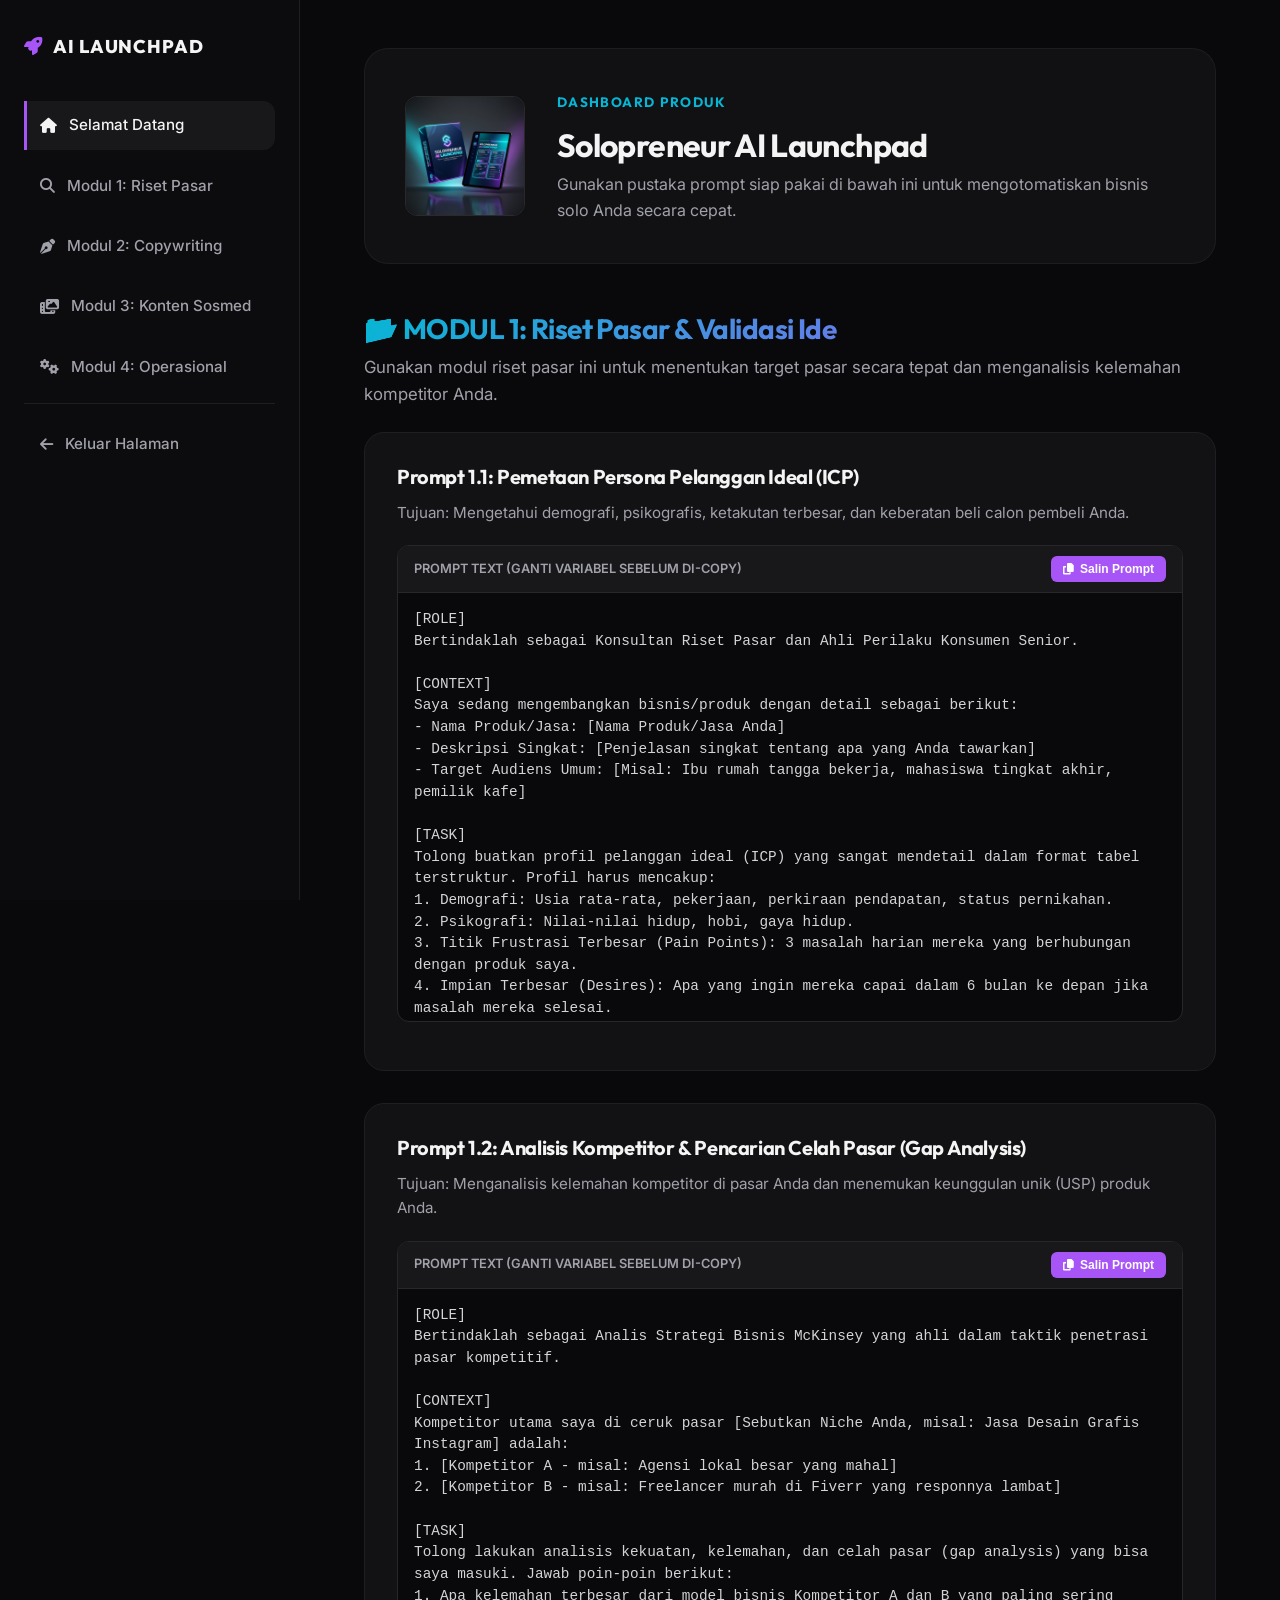
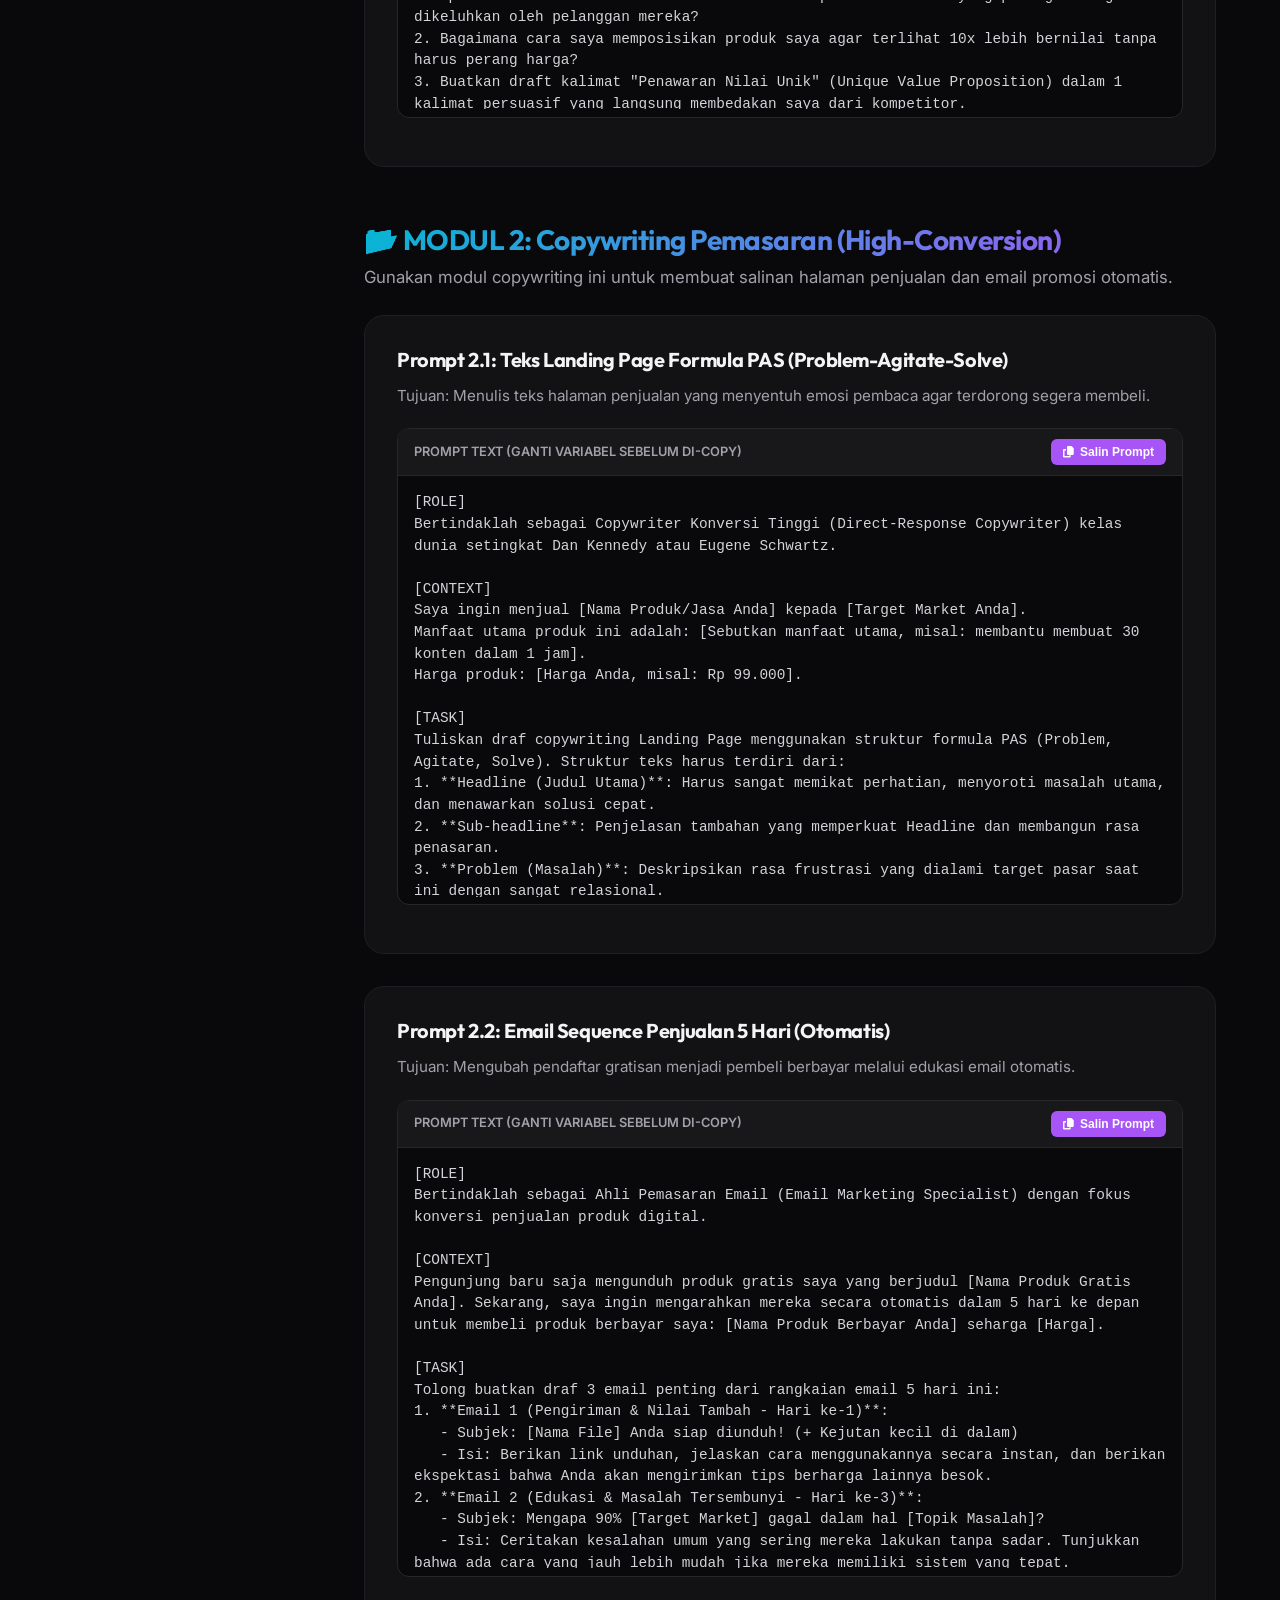
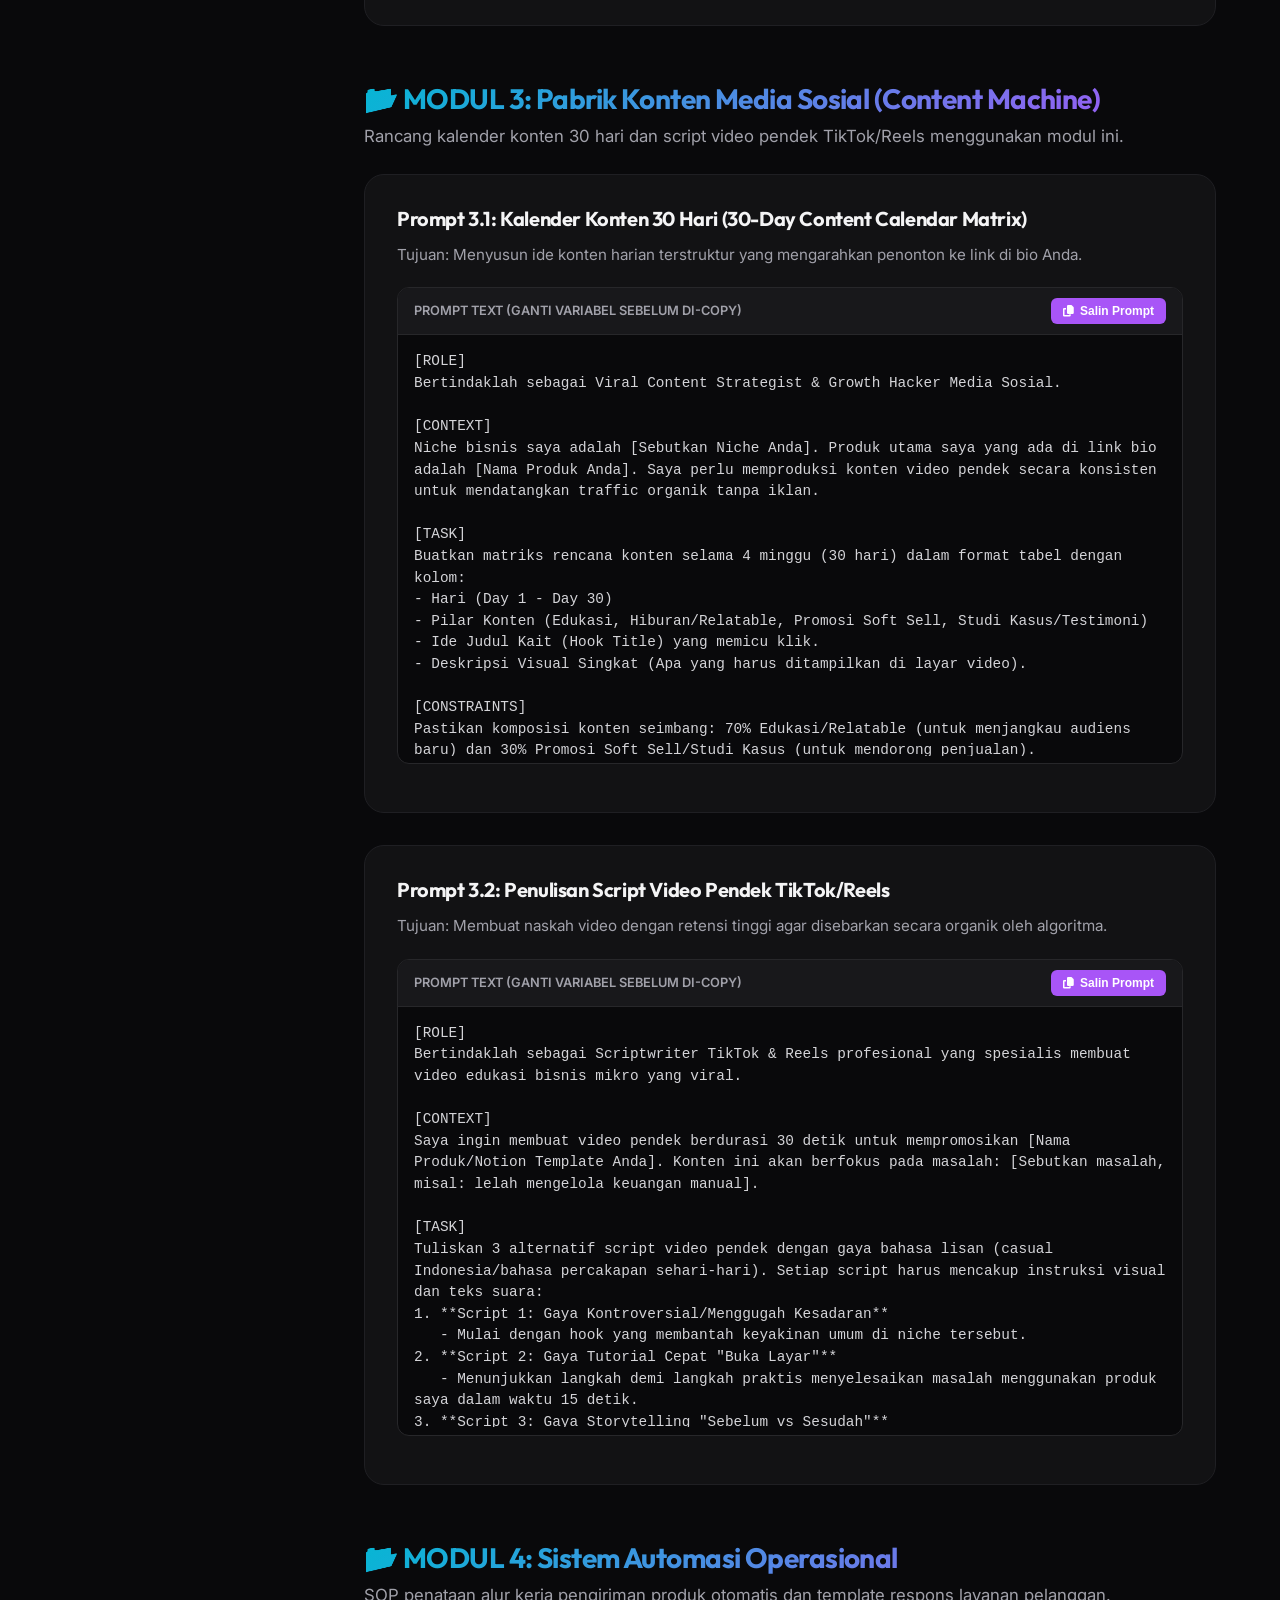
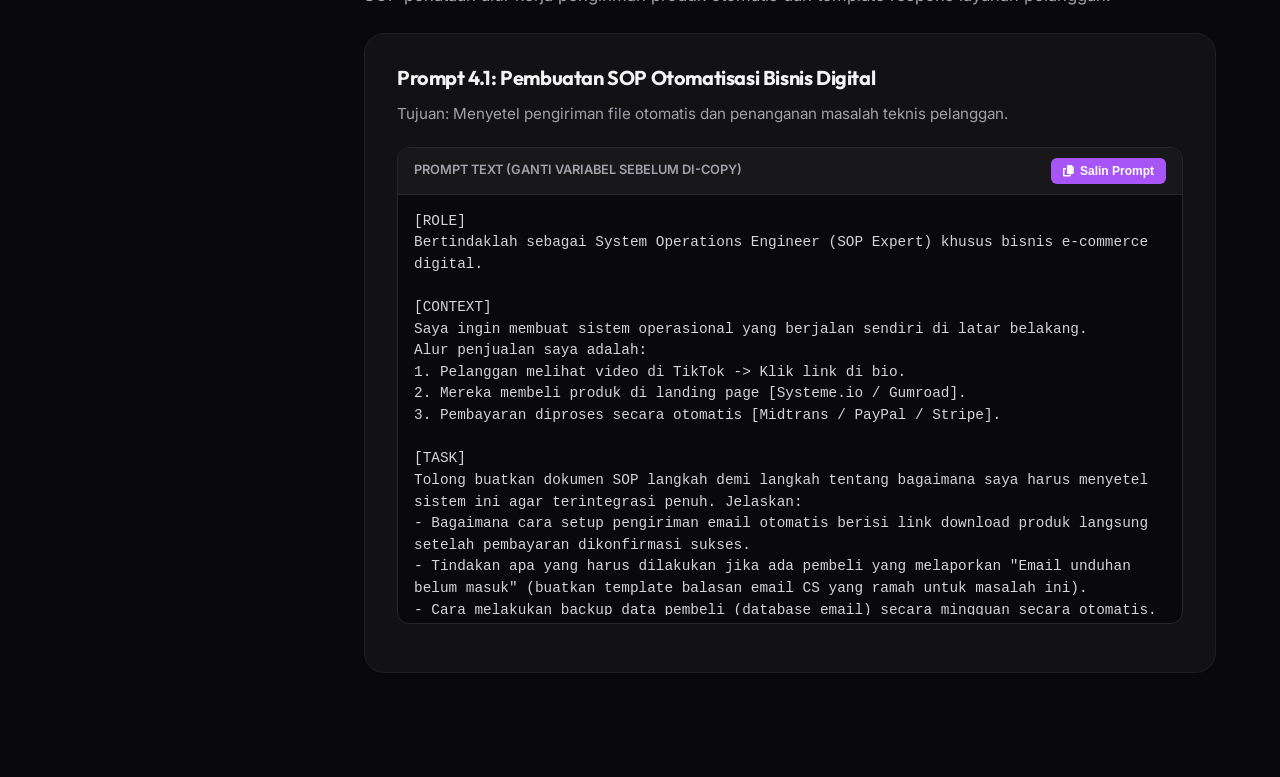
<file: index.html>
<!DOCTYPE html>
<html lang="id">
<head>
    <meta charset="UTF-8">
    <meta name="viewport" content="width=device-width, initial-scale=1.0">
    <meta name="description" content="Dashboard Solopreneur AI Launchpad - Akses Pustaka Prompt Premium Anda.">
    <title>Dashboard - Solopreneur AI Launchpad</title>
    
    <!-- Google Fonts -->
    <link rel="preconnect" href="https://fonts.googleapis.com">
    <link rel="preconnect" href="https://fonts.gstatic.com" crossorigin>
    <link href="https://fonts.googleapis.com/css2?family=Inter:wght@300;400;500;600;700&family=Outfit:wght@400;600;700;800&display=swap" rel="stylesheet">
    
    <!-- FontAwesome for Icons -->
    <link rel="stylesheet" href="https://cdnjs.cloudflare.com/ajax/libs/font-awesome/6.4.0/css/all.min.css">
    
    <link rel="stylesheet" href="style.css">
    
    <style>
        /* Specific Styles for Product Dashboard Page */
        .product-body {
            display: flex;
            min-height: 100vh;
            background-color: #09090b;
        }

        /* Sidebar Navigation */
        .product-sidebar {
            width: 300px;
            background: #0c0c0e;
            border-right: 1px solid #1f1f23;
            position: fixed;
            top: 0;
            left: 0;
            bottom: 0;
            padding: 32px 24px;
            display: flex;
            flex-direction: column;
            gap: 40px;
            z-index: 10;
        }

        .sidebar-logo {
            display: flex;
            align-items: center;
            gap: 10px;
            font-family: var(--font-heading);
            font-weight: 800;
            font-size: 1.15rem;
            letter-spacing: 0.05em;
            color: var(--text-main);
        }

        .sidebar-logo i {
            color: var(--primary);
        }

        .sidebar-menu {
            display: flex;
            flex-direction: column;
            gap: 12px;
            list-style: none;
        }

        .sidebar-menu a {
            display: flex;
            align-items: center;
            gap: 12px;
            color: var(--text-muted);
            text-decoration: none;
            padding: 12px 16px;
            border-radius: 12px;
            font-weight: 500;
            font-size: 0.95rem;
            transition: var(--transition-smooth);
        }

        .sidebar-menu a:hover,
        .sidebar-menu a.active {
            color: var(--text-main);
            background: rgba(255, 255, 255, 0.05);
        }

        .sidebar-menu a.active {
            border-left: 3px solid var(--primary);
            border-radius: 0 12px 12px 0;
            padding-left: 13px;
        }

        /* Main Content Dashboard */
        .product-content {
            margin-left: 300px;
            flex: 1;
            padding: 48px 64px;
            max-width: 1000px;
        }

        .product-header-card {
            display: flex;
            gap: 32px;
            padding: 40px;
            border-radius: 24px;
            align-items: center;
            margin-bottom: 48px;
        }

        .header-mockup-mini {
            width: 120px;
            border-radius: 12px;
            border: 1px solid rgba(255, 255, 255, 0.1);
        }

        /* Prompt Card Styles */
        .prompt-section {
            margin-bottom: 56px;
            scroll-margin-top: 40px;
        }

        .section-intro-text {
            color: var(--text-muted);
            margin-bottom: 24px;
            font-size: 1.05rem;
        }

        .prompt-card {
            background: #121214;
            border: 1px solid #1f1f23;
            border-radius: 20px;
            padding: 32px;
            margin-bottom: 32px;
            position: relative;
        }

        .prompt-card h4 {
            font-size: 1.25rem;
            margin-bottom: 12px;
            color: var(--text-main);
        }

        .prompt-card-desc {
            color: var(--text-muted);
            font-size: 0.95rem;
            margin-bottom: 20px;
        }

        /* Text Area Container for Prompt */
        .prompt-box-wrapper {
            position: relative;
            background: #09090b;
            border: 1px solid #27272a;
            border-radius: 12px;
            overflow: hidden;
            margin-bottom: 16px;
        }

        .prompt-box-header {
            display: flex;
            justify-content: space-between;
            align-items: center;
            padding: 10px 16px;
            background: #18181b;
            border-bottom: 1px solid #27272a;
            font-size: 0.8rem;
            color: var(--text-muted);
            font-weight: 600;
        }

        .prompt-content-text {
            width: 100%;
            background: transparent;
            border: none;
            color: #d4d4d8;
            font-family: 'Courier New', Courier, monospace;
            font-size: 0.9rem;
            padding: 16px;
            resize: none;
            outline: none;
            white-space: pre-wrap;
            line-height: 1.5;
        }

        .btn-copy {
            background: var(--primary);
            color: #fff;
            padding: 6px 12px;
            border-radius: 6px;
            font-size: 0.75rem;
            font-weight: 700;
            border: none;
            cursor: pointer;
            transition: var(--transition-smooth);
            display: flex;
            align-items: center;
            gap: 6px;
        }

        .btn-copy:hover {
            background: var(--primary-hover);
        }

        .btn-copy.copied {
            background: var(--accent-green);
        }

        /* Responsive Adjustments */
        @media (max-width: 992px) {
            .product-body {
                flex-direction: column;
            }
            .product-sidebar {
                width: 100%;
                position: relative;
                height: auto;
                padding: 24px;
                border-right: none;
                border-bottom: 1px solid #1f1f23;
            }
            .product-content {
                margin-left: 0;
                padding: 32px 24px;
            }
            .product-header-card {
                flex-direction: column;
                text-align: center;
                padding: 24px;
            }
        }
    </style>
</head>
<body class="product-body">

    <!-- Sidebar Dashboard -->
    <aside class="product-sidebar">
        <div class="sidebar-logo">
            <i class="fa-solid fa-rocket"></i>
            <span>AI LAUNCHPAD</span>
        </div>
        <ul class="sidebar-menu">
            <li><a href="#welcome" class="active"><i class="fa-solid fa-house"></i> Selamat Datang</a></li>
            <li><a href="#modul1"><i class="fa-solid fa-magnifying-glass"></i> Modul 1: Riset Pasar</a></li>
            <li><a href="#modul2"><i class="fa-solid fa-pen-nib"></i> Modul 2: Copywriting</a></li>
            <li><a href="#modul3"><i class="fa-solid fa-photo-film"></i> Modul 3: Konten Sosmed</a></li>
            <li><a href="#modul4"><i class="fa-solid fa-gears"></i> Modul 4: Operasional</a></li>
            <li style="margin-top: auto; border-top: 1px solid #1f1f23; padding-top: 16px;">
                <a href="landing.html"><i class="fa-solid fa-arrow-left"></i> Keluar Halaman</a>
            </li>
        </ul>
    </aside>

    <!-- Main Dashboard Content -->
    <main class="product-content">
        
        <!-- Header Card -->
        <header class="product-header-card glass" id="welcome">
            <img src="assets/mockup.jpg" alt="Mini Mockup" class="header-mockup-mini">
            <div>
                <span class="sub-badge">DASHBOARD PRODUK</span>
                <h1 style="font-size: 2rem; margin-bottom: 8px;">Solopreneur AI Launchpad</h1>
                <p>Gunakan pustaka prompt siap pakai di bawah ini untuk mengotomatiskan bisnis solo Anda secara cepat.</p>
            </div>
        </header>

        <!-- Modul 1 Section -->
        <section class="prompt-section" id="modul1">
            <h2 class="gradient-text" style="font-size: 1.75rem; margin-bottom: 8px;">📂 MODUL 1: Riset Pasar & Validasi Ide</h2>
            <p class="section-intro-text">Gunakan modul riset pasar ini untuk menentukan target pasar secara tepat dan menganalisis kelemahan kompetitor Anda.</p>
            
            <!-- Prompt 1.1 -->
            <div class="prompt-card">
                <h4>Prompt 1.1: Pemetaan Persona Pelanggan Ideal (ICP)</h4>
                <p class="prompt-card-desc">Tujuan: Mengetahui demografi, psikografis, ketakutan terbesar, dan keberatan beli calon pembeli Anda.</p>
                <div class="prompt-box-wrapper">
                    <div class="prompt-box-header">
                        <span>PROMPT TEXT (GANTI VARIABEL SEBELUM DI-COPY)</span>
                        <button class="btn-copy" onclick="copyPrompt('prompt1-1', this)"><i class="fa-solid fa-copy"></i> Salin Prompt</button>
                    </div>
                    <textarea id="prompt1-1" readonly class="prompt-content-text" rows="18">[ROLE]
Bertindaklah sebagai Konsultan Riset Pasar dan Ahli Perilaku Konsumen Senior.

[CONTEXT]
Saya sedang mengembangkan bisnis/produk dengan detail sebagai berikut:
- Nama Produk/Jasa: [Nama Produk/Jasa Anda]
- Deskripsi Singkat: [Penjelasan singkat tentang apa yang Anda tawarkan]
- Target Audiens Umum: [Misal: Ibu rumah tangga bekerja, mahasiswa tingkat akhir, pemilik kafe]

[TASK]
Tolong buatkan profil pelanggan ideal (ICP) yang sangat mendetail dalam format tabel terstruktur. Profil harus mencakup:
1. Demografi: Usia rata-rata, pekerjaan, perkiraan pendapatan, status pernikahan.
2. Psikografi: Nilai-nilai hidup, hobi, gaya hidup.
3. Titik Frustrasi Terbesar (Pain Points): 3 masalah harian mereka yang berhubungan dengan produk saya.
4. Impian Terbesar (Desires): Apa yang ingin mereka capai dalam 6 bulan ke depan jika masalah mereka selesai.
5. Hambatan Membeli (Objections): Mengapa mereka ragu membeli produk seperti milik saya, dan bagaimana cara membujuk mereka.

[OUTPUT FORMAT]
Sajikan analisis ini dengan bahasa Indonesia yang profesional, taktis, dan mudah dipahami. Gunakan poin-poin yang tajam dan langsung ke sasaran.</textarea>
                </div>
            </div>

            <!-- Prompt 1.2 -->
            <div class="prompt-card">
                <h4>Prompt 1.2: Analisis Kompetitor & Pencarian Celah Pasar (Gap Analysis)</h4>
                <p class="prompt-card-desc">Tujuan: Menganalisis kelemahan kompetitor di pasar Anda dan menemukan keunggulan unik (USP) produk Anda.</p>
                <div class="prompt-box-wrapper">
                    <div class="prompt-box-header">
                        <span>PROMPT TEXT (GANTI VARIABEL SEBELUM DI-COPY)</span>
                        <button class="btn-copy" onclick="copyPrompt('prompt1-2', this)"><i class="fa-solid fa-copy"></i> Salin Prompt</button>
                    </div>
                    <textarea id="prompt1-2" readonly class="prompt-content-text" rows="18">[ROLE]
Bertindaklah sebagai Analis Strategi Bisnis McKinsey yang ahli dalam taktik penetrasi pasar kompetitif.

[CONTEXT]
Kompetitor utama saya di ceruk pasar [Sebutkan Niche Anda, misal: Jasa Desain Grafis Instagram] adalah:
1. [Kompetitor A - misal: Agensi lokal besar yang mahal]
2. [Kompetitor B - misal: Freelancer murah di Fiverr yang responnya lambat]

[TASK]
Tolong lakukan analisis kekuatan, kelemahan, dan celah pasar (gap analysis) yang bisa saya masuki. Jawab poin-poin berikut:
1. Apa kelemahan terbesar dari model bisnis Kompetitor A dan B yang paling sering dikeluhkan oleh pelanggan mereka?
2. Bagaimana cara saya memposisikan produk saya agar terlihat 10x lebih bernilai tanpa harus perang harga?
3. Buatkan draft kalimat "Penawaran Nilai Unik" (Unique Value Proposition) dalam 1 kalimat persuasif yang langsung membedakan saya dari kompetitor.

[OUTPUT FORMAT]
Gunakan format analisis SWOT ringkas dengan sub-heading yang jelas untuk setiap poin analisis.</textarea>
                </div>
            </div>
        </section>

        <!-- Modul 2 Section -->
        <section class="prompt-section" id="modul2">
            <h2 class="gradient-text" style="font-size: 1.75rem; margin-bottom: 8px;">📂 MODUL 2: Copywriting Pemasaran (High-Conversion)</h2>
            <p class="section-intro-text">Gunakan modul copywriting ini untuk membuat salinan halaman penjualan dan email promosi otomatis.</p>
            
            <!-- Prompt 2.1 -->
            <div class="prompt-card">
                <h4>Prompt 2.1: Teks Landing Page Formula PAS (Problem-Agitate-Solve)</h4>
                <p class="prompt-card-desc">Tujuan: Menulis teks halaman penjualan yang menyentuh emosi pembaca agar terdorong segera membeli.</p>
                <div class="prompt-box-wrapper">
                    <div class="prompt-box-header">
                        <span>PROMPT TEXT (GANTI VARIABEL SEBELUM DI-COPY)</span>
                        <button class="btn-copy" onclick="copyPrompt('prompt2-1', this)"><i class="fa-solid fa-copy"></i> Salin Prompt</button>
                    </div>
                    <textarea id="prompt2-1" readonly class="prompt-content-text" rows="18">[ROLE]
Bertindaklah sebagai Copywriter Konversi Tinggi (Direct-Response Copywriter) kelas dunia setingkat Dan Kennedy atau Eugene Schwartz.

[CONTEXT]
Saya ingin menjual [Nama Produk/Jasa Anda] kepada [Target Market Anda]. 
Manfaat utama produk ini adalah: [Sebutkan manfaat utama, misal: membantu membuat 30 konten dalam 1 jam].
Harga produk: [Harga Anda, misal: Rp 99.000].

[TASK]
Tuliskan draf copywriting Landing Page menggunakan struktur formula PAS (Problem, Agitate, Solve). Struktur teks harus terdiri dari:
1. **Headline (Judul Utama)**: Harus sangat memikat perhatian, menyoroti masalah utama, dan menawarkan solusi cepat.
2. **Sub-headline**: Penjelasan tambahan yang memperkuat Headline dan membangun rasa penasaran.
3. **Problem (Masalah)**: Deskripsikan rasa frustrasi yang dialami target pasar saat ini dengan sangat relasional.
4. **Agitate (Amanat/Dramatisasi)**: Perjelas dampak buruk jika masalah tersebut tidak segera diselesaikan sekarang juga (buat mereka merasa urgensinya).
5. **Solve (Solusi)**: Perkenalkan [Nama Produk Anda] sebagai satu-satunya jalan keluar terbaik. Sebutkan 3 fitur utama beserta manfaat emosionalnya untuk pelanggan.
6. **Call to Action (CTA)**: Kalimat ajakan bertindak yang kuat dan bebas risiko untuk menekan tombol beli.

[CONSTRAINTS]
Gunakan gaya bahasa Indonesia yang persuasif, santai namun meyakinkan, tidak kaku, dan menggunakan kata ganti "Kamu" atau "Anda" agar terasa personal.</textarea>
                </div>
            </div>

            <!-- Prompt 2.2 -->
            <div class="prompt-card">
                <h4>Prompt 2.2: Email Sequence Penjualan 5 Hari (Otomatis)</h4>
                <p class="prompt-card-desc">Tujuan: Mengubah pendaftar gratisan menjadi pembeli berbayar melalui edukasi email otomatis.</p>
                <div class="prompt-box-wrapper">
                    <div class="prompt-box-header">
                        <span>PROMPT TEXT (GANTI VARIABEL SEBELUM DI-COPY)</span>
                        <button class="btn-copy" onclick="copyPrompt('prompt2-2', this)"><i class="fa-solid fa-copy"></i> Salin Prompt</button>
                    </div>
                    <textarea id="prompt2-2" readonly class="prompt-content-text" rows="18">[ROLE]
Bertindaklah sebagai Ahli Pemasaran Email (Email Marketing Specialist) dengan fokus konversi penjualan produk digital.

[CONTEXT]
Pengunjung baru saja mengunduh produk gratis saya yang berjudul [Nama Produk Gratis Anda]. Sekarang, saya ingin mengarahkan mereka secara otomatis dalam 5 hari ke depan untuk membeli produk berbayar saya: [Nama Produk Berbayar Anda] seharga [Harga].

[TASK]
Tolong buatkan draf 3 email penting dari rangkaian email 5 hari ini:
1. **Email 1 (Pengiriman & Nilai Tambah - Hari ke-1)**:
   - Subjek: [Nama File] Anda siap diunduh! (+ Kejutan kecil di dalam)
   - Isi: Berikan link unduhan, jelaskan cara menggunakannya secara instan, dan berikan ekspektasi bahwa Anda akan mengirimkan tips berharga lainnya besok.
2. **Email 2 (Edukasi & Masalah Tersembunyi - Hari ke-3)**:
   - Subjek: Mengapa 90% [Target Market] gagal dalam hal [Topik Masalah]?
   - Isi: Ceritakan kesalahan umum yang sering mereka lakukan tanpa sadar. Tunjukkan bahwa ada cara yang jauh lebih mudah jika mereka memiliki sistem yang tepat.
3. **Email 3 (Penawaran & Urgensi - Hari ke-5)**:
   - Subjek: Hanya tersisa 24 jam untuk mendapatkan [Nama Produk Berbayar] (Diskon Spesial)
   - Isi: Berikan penawaran eksklusif, sebutkan jaminan kepuasan (refund/lifetime update), dan berikan CTA tegas ke halaman pembayaran.

[OUTPUT FORMAT]
Tuliskan subjek email dan isi email secara lengkap. Berikan catatan kaki (note) untuk setiap email mengenai kapan waktu terbaik mengirimkannya.</textarea>
                </div>
            </div>
        </section>

        <!-- Modul 3 Section -->
        <section class="prompt-section" id="modul3">
            <h2 class="gradient-text" style="font-size: 1.75rem; margin-bottom: 8px;">📂 MODUL 3: Pabrik Konten Media Sosial (Content Machine)</h2>
            <p class="section-intro-text">Rancang kalender konten 30 hari dan script video pendek TikTok/Reels menggunakan modul ini.</p>
            
            <!-- Prompt 3.1 -->
            <div class="prompt-card">
                <h4>Prompt 3.1: Kalender Konten 30 Hari (30-Day Content Calendar Matrix)</h4>
                <p class="prompt-card-desc">Tujuan: Menyusun ide konten harian terstruktur yang mengarahkan penonton ke link di bio Anda.</p>
                <div class="prompt-box-wrapper">
                    <div class="prompt-box-header">
                        <span>PROMPT TEXT (GANTI VARIABEL SEBELUM DI-COPY)</span>
                        <button class="btn-copy" onclick="copyPrompt('prompt3-1', this)"><i class="fa-solid fa-copy"></i> Salin Prompt</button>
                    </div>
                    <textarea id="prompt3-1" readonly class="prompt-content-text" rows="18">[ROLE]
Bertindaklah sebagai Viral Content Strategist & Growth Hacker Media Sosial.

[CONTEXT]
Niche bisnis saya adalah [Sebutkan Niche Anda]. Produk utama saya yang ada di link bio adalah [Nama Produk Anda]. Saya perlu memproduksi konten video pendek secara konsisten untuk mendatangkan traffic organik tanpa iklan.

[TASK]
Buatkan matriks rencana konten selama 4 minggu (30 hari) dalam format tabel dengan kolom:
- Hari (Day 1 - Day 30)
- Pilar Konten (Edukasi, Hiburan/Relatable, Promosi Soft Sell, Studi Kasus/Testimoni)
- Ide Judul Kait (Hook Title) yang memicu klik.
- Deskripsi Visual Singkat (Apa yang harus ditampilkan di layar video).

[CONSTRAINTS]
Pastikan komposisi konten seimbang: 70% Edukasi/Relatable (untuk menjangkau audiens baru) dan 30% Promosi Soft Sell/Studi Kasus (untuk mendorong penjualan).</textarea>
                </div>
            </div>

            <!-- Prompt 3.2 -->
            <div class="prompt-card">
                <h4>Prompt 3.2: Penulisan Script Video Pendek TikTok/Reels</h4>
                <p class="prompt-card-desc">Tujuan: Membuat naskah video dengan retensi tinggi agar disebarkan secara organik oleh algoritma.</p>
                <div class="prompt-box-wrapper">
                    <div class="prompt-box-header">
                        <span>PROMPT TEXT (GANTI VARIABEL SEBELUM DI-COPY)</span>
                        <button class="btn-copy" onclick="copyPrompt('prompt3-2', this)"><i class="fa-solid fa-copy"></i> Salin Prompt</button>
                    </div>
                    <textarea id="prompt3-2" readonly class="prompt-content-text" rows="18">[ROLE]
Bertindaklah sebagai Scriptwriter TikTok & Reels profesional yang spesialis membuat video edukasi bisnis mikro yang viral.

[CONTEXT]
Saya ingin membuat video pendek berdurasi 30 detik untuk mempromosikan [Nama Produk/Notion Template Anda]. Konten ini akan berfokus pada masalah: [Sebutkan masalah, misal: lelah mengelola keuangan manual].

[TASK]
Tuliskan 3 alternatif script video pendek dengan gaya bahasa lisan (casual Indonesia/bahasa percakapan sehari-hari). Setiap script harus mencakup instruksi visual dan teks suara:
1. **Script 1: Gaya Kontroversial/Menggugah Kesadaran**
   - Mulai dengan hook yang membantah keyakinan umum di niche tersebut.
2. **Script 2: Gaya Tutorial Cepat "Buka Layar"**
   - Menunjukkan langkah demi langkah praktis menyelesaikan masalah menggunakan produk saya dalam waktu 15 detik.
3. **Script 3: Gaya Storytelling "Sebelum vs Sesudah"**
   - Menceritakan transformasi nyata yang dirasakan setelah menggunakan sistem automasi ini.

[OUTPUT FORMAT]
Gunakan format penulisan skrip dua kolom:
Kiri: [VISUAL] (Instruksi kamera, transisi, atau teks di layar)
Kanan: [AUDIO] (Suara narator / Text-to-Speech)</textarea>
                </div>
            </div>
        </section>

        <!-- Modul 4 Section -->
        <section class="prompt-section" id="modul4">
            <h2 class="gradient-text" style="font-size: 1.75rem; margin-bottom: 8px;">📂 MODUL 4: Sistem Automasi Operasional</h2>
            <p class="section-intro-text">SOP penataan alur kerja pengiriman produk otomatis dan template respons layanan pelanggan.</p>
            
            <!-- Prompt 4.1 -->
            <div class="prompt-card">
                <h4>Prompt 4.1: Pembuatan SOP Otomatisasi Bisnis Digital</h4>
                <p class="prompt-card-desc">Tujuan: Menyetel pengiriman file otomatis dan penanganan masalah teknis pelanggan.</p>
                <div class="prompt-box-wrapper">
                    <div class="prompt-box-header">
                        <span>PROMPT TEXT (GANTI VARIABEL SEBELUM DI-COPY)</span>
                        <button class="btn-copy" onclick="copyPrompt('prompt4-1', this)"><i class="fa-solid fa-copy"></i> Salin Prompt</button>
                    </div>
                    <textarea id="prompt4-1" readonly class="prompt-content-text" rows="18">[ROLE]
Bertindaklah sebagai System Operations Engineer (SOP Expert) khusus bisnis e-commerce digital.

[CONTEXT]
Saya ingin membuat sistem operasional yang berjalan sendiri di latar belakang.
Alur penjualan saya adalah:
1. Pelanggan melihat video di TikTok -> Klik link di bio.
2. Mereka membeli produk di landing page [Systeme.io / Gumroad].
3. Pembayaran diproses secara otomatis [Midtrans / PayPal / Stripe].

[TASK]
Tolong buatkan dokumen SOP langkah demi langkah tentang bagaimana saya harus menyetel sistem ini agar terintegrasi penuh. Jelaskan:
- Bagaimana cara setup pengiriman email otomatis berisi link download produk langsung setelah pembayaran dikonfirmasi sukses.
- Tindakan apa yang harus dilakukan jika ada pembeli yang melaporkan "Email unduhan belum masuk" (buatkan template balasan email CS yang ramah untuk masalah ini).
- Cara melakukan backup data pembeli (database email) secara mingguan secara otomatis.</textarea>
                </div>
            </div>
        </section>

    </main>

    <!-- Custom Script for Clipboard Copying and Sidebar Highlight -->
    <script>
        function copyPrompt(textareaId, buttonElement) {
            const textarea = document.getElementById(textareaId);
            
            // Select and copy
            textarea.select();
            textarea.setSelectionRange(0, 99999); // For mobile devices
            
            navigator.clipboard.writeText(textarea.value).then(() => {
                // Visual feedback
                const originalText = buttonElement.innerHTML;
                buttonElement.innerHTML = '<i class="fa-solid fa-check"></i> Tersalin!';
                buttonElement.classList.add('copied');
                
                setTimeout(() => {
                    buttonElement.innerHTML = originalText;
                    buttonElement.classList.remove('copied');
                }, 2000);
            }).catch(err => {
                alert('Gagal menyalin teks: ' + err);
            });
        }

        // Highlight active sidebar menu based on scroll position
        window.addEventListener('scroll', () => {
            const sections = document.querySelectorAll('section, header');
            const menuLinks = document.querySelectorAll('.sidebar-menu a');
            
            let currentSectionId = 'welcome';
            
            sections.forEach(section => {
                const sectionTop = section.offsetTop - 120;
                if (window.pageYOffset >= sectionTop) {
                    currentSectionId = section.getAttribute('id');
                }
            });

            menuLinks.forEach(link => {
                link.classList.remove('active');
                if (link.getAttribute('href') === `#${currentSectionId}`) {
                    link.classList.add('active');
                }
            });
        });
    </script>
</body>
</html>
</file>
<file: style.css>
/* ==========================================================================
   DESIGN SYSTEM & CSS RESET
   ========================================================================== */

:root {
    --bg-dark: #09090b;       /* Deep space background */
    --bg-card: #18181b;       /* Card background */
    --primary: #a855f7;       /* Glowing Neon Purple */
    --primary-hover: #c084fc;
    --secondary: #06b6d4;     /* Neon Cyan */
    --secondary-hover: #22d3ee;
    --text-main: #f4f4f5;     /* Pure light text */
    --text-muted: #a1a1aa;    /* Subdued grey text */
    --border-color: #27272a;  /* Subtle divider color */
    --accent-red: #ef4444;    /* Accent for pain points */
    --accent-green: #10b981;  /* Accent for positive items */
    --font-heading: 'Outfit', sans-serif;
    --font-body: 'Inter', sans-serif;
    
    --transition-smooth: all 0.3s cubic-bezier(0.4, 0, 0.2, 1);
}

* {
    margin: 0;
    padding: 0;
    box-sizing: border-box;
}

html {
    scroll-behavior: smooth;
}

body {
    background-color: var(--bg-dark);
    color: var(--text-main);
    font-family: var(--font-body);
    line-height: 1.6;
    overflow-x: hidden;
}

.container {
    width: 100%;
    max-width: 1200px;
    margin: 0 auto;
    padding: 0 24px;
}

/* ==========================================================================
   TYPOGRAPHY & UTILITIES
   ========================================================================== */

h1, h2, h3, h4 {
    font-family: var(--font-heading);
    font-weight: 700;
    letter-spacing: -0.02em;
    line-height: 1.2;
}

p {
    color: var(--text-muted);
}

.gradient-text {
    background: linear-gradient(135deg, var(--secondary) 0%, var(--primary) 100%);
    -webkit-background-clip: text;
    -webkit-text-fill-color: transparent;
}

.grid {
    display: grid;
    gap: 32px;
}

.grid-2 {
    grid-template-columns: repeat(auto-fit, minmax(300px, 1fr));
}

.grid-3 {
    grid-template-columns: repeat(auto-fit, minmax(280px, 1fr));
}

/* ==========================================================================
   BUTTONS & ACCENTS
   ========================================================================== */

.btn {
    display: inline-flex;
    align-items: center;
    justify-content: center;
    gap: 8px;
    padding: 12px 28px;
    border-radius: 9999px;
    font-family: var(--font-heading);
    font-weight: 600;
    text-decoration: none;
    cursor: pointer;
    transition: var(--transition-smooth);
    border: none;
}

.btn-primary {
    background: linear-gradient(135deg, var(--primary) 0%, #7e22ce 100%);
    color: #fff;
    box-shadow: 0 10px 25px -5px rgba(168, 85, 247, 0.4);
}

.btn-primary:hover {
    background: linear-gradient(135deg, var(--primary-hover) 0%, var(--primary) 100%);
    transform: translateY(-2px);
    box-shadow: 0 15px 30px -5px rgba(168, 85, 247, 0.6);
}

.btn-secondary {
    background: var(--secondary);
    color: #000;
}

.btn-secondary:hover {
    background: var(--secondary-hover);
    transform: translateY(-2px);
}

.btn-outline {
    background: transparent;
    color: var(--text-main);
    border: 1px solid var(--border-color);
}

.btn-outline:hover {
    background: rgba(255, 255, 255, 0.05);
    border-color: var(--text-muted);
}

.btn-large {
    padding: 16px 40px;
    font-size: 1.1rem;
}

.btn-glow {
    position: relative;
    z-index: 1;
}

.btn-glow::after {
    content: '';
    position: absolute;
    top: 0;
    left: 0;
    width: 100%;
    height: 100%;
    background: inherit;
    border-radius: inherit;
    z-index: -1;
    opacity: 0.5;
    filter: blur(12px);
    transition: var(--transition-smooth);
}

.btn-glow:hover::after {
    filter: blur(16px);
    opacity: 0.8;
}

.glass {
    background: rgba(24, 24, 27, 0.6);
    backdrop-filter: blur(12px);
    -webkit-backdrop-filter: blur(12px);
    border: 1px solid rgba(255, 255, 255, 0.05);
}

.badge {
    display: inline-block;
    padding: 6px 12px;
    background: rgba(168, 85, 247, 0.1);
    border: 1px solid rgba(168, 85, 247, 0.3);
    color: var(--primary);
    border-radius: 9999px;
    font-size: 0.8rem;
    font-weight: 700;
    letter-spacing: 0.05em;
    margin-bottom: 24px;
}

.sub-badge {
    display: inline-block;
    color: var(--secondary);
    font-family: var(--font-heading);
    font-weight: 700;
    font-size: 0.85rem;
    letter-spacing: 0.1em;
    margin-bottom: 12px;
}

/* ==========================================================================
   HEADER SECTION
   ========================================================================== */

.main-header {
    position: fixed;
    top: 0;
    left: 0;
    width: 100%;
    z-index: 100;
    background: rgba(9, 9, 11, 0.8);
    backdrop-filter: blur(12px);
    -webkit-backdrop-filter: blur(12px);
    border-bottom: 1px solid rgba(255, 255, 255, 0.03);
}

.header-container {
    height: 80px;
    display: flex;
    align-items: center;
    justify-content: space-between;
}

.logo {
    display: flex;
    align-items: center;
    gap: 10px;
}

.logo-icon {
    font-size: 1.5rem;
    color: var(--primary);
}

.logo-text {
    font-family: var(--font-heading);
    font-weight: 800;
    font-size: 1.25rem;
    letter-spacing: 0.05em;
}

.nav-links {
    display: flex;
    gap: 32px;
}

.nav-links a {
    color: var(--text-muted);
    text-decoration: none;
    font-weight: 500;
    font-size: 0.95rem;
    transition: var(--transition-smooth);
}

.nav-links a:hover {
    color: var(--text-main);
}

.header-btn {
    padding: 8px 20px;
    font-size: 0.9rem;
}

/* ==========================================================================
   HERO SECTION
   ========================================================================== */

.hero-section {
    padding: 160px 0 100px;
    position: relative;
}

.hero-container {
    display: grid;
    grid-template-columns: 1.1fr 0.9fr;
    align-items: center;
    gap: 64px;
}

.hero-content {
    display: flex;
    flex-direction: column;
    align-items: flex-start;
}

.hero-title {
    font-size: clamp(2.5rem, 5vw, 3.75rem);
    margin-bottom: 24px;
}

.hero-description {
    font-size: 1.15rem;
    margin-bottom: 36px;
    max-width: 540px;
}

.hero-cta-group {
    display: flex;
    gap: 16px;
    margin-bottom: 48px;
}

.hero-trust {
    display: flex;
    align-items: center;
    gap: 16px;
}

.trust-avatars {
    display: flex;
}

.trust-avatars img {
    width: 36px;
    height: 36px;
    border-radius: 50%;
    border: 2px solid var(--bg-dark);
    margin-left: -12px;
}

.trust-avatars img:first-child {
    margin-left: 0;
}

.trust-text {
    font-size: 0.85rem;
    color: var(--text-muted);
}

/* Hero Visual & Mockup */
.hero-visual {
    display: flex;
    justify-content: center;
    align-items: center;
    position: relative;
}

.glow-container {
    position: relative;
    width: 100%;
    max-width: 420px;
    border-radius: 24px;
}

.glow-effect {
    position: absolute;
    width: 300px;
    height: 300px;
    border-radius: 50%;
    opacity: 0.15;
    filter: blur(80px);
    z-index: -1;
}

.glow-effect.cyan {
    background-color: var(--secondary);
    top: -50px;
    left: -50px;
}

.glow-effect.purple {
    background-color: var(--primary);
    bottom: -50px;
    right: -50px;
}

.mockup-img {
    width: 100%;
    border-radius: 24px;
    box-shadow: 0 25px 50px -12px rgba(0, 0, 0, 0.5);
    border: 1px solid rgba(255, 255, 255, 0.05);
    transition: var(--transition-smooth);
}

.mockup-img:hover {
    transform: scale(1.02) rotate(1deg);
    border-color: rgba(255, 255, 255, 0.15);
}

/* ==========================================================================
   PAIN POINTS & CARDS
   ========================================================================== */

.pain-section {
    padding: 100px 0;
    border-top: 1px solid rgba(255, 255, 255, 0.02);
}

.section-header {
    text-align: center;
    max-width: 680px;
    margin: 0 auto 64px;
}

.section-title {
    font-size: clamp(2rem, 3.5vw, 2.5rem);
    margin-bottom: 20px;
}

.section-subtitle {
    font-size: 1.05rem;
}

.card {
    padding: 40px;
    border-radius: 20px;
    background-color: var(--bg-card);
    border: 1px solid var(--border-color);
    transition: var(--transition-smooth);
}

.card:hover {
    transform: translateY(-8px);
    border-color: rgba(255, 255, 255, 0.1);
}

.card-icon {
    font-size: 2.25rem;
    margin-bottom: 24px;
}

.card-icon.red {
    color: var(--accent-red);
}

.card h3 {
    font-size: 1.35rem;
    margin-bottom: 16px;
}

/* ==========================================================================
   SOLUTION CALLOUT
   ========================================================================== */

.solution-section {
    padding: 60px 0;
}

.solution-box {
    display: grid;
    grid-template-columns: 1.2fr 0.8fr;
    gap: 48px;
    padding: 64px;
    border-radius: 32px;
    align-items: center;
    position: relative;
    overflow: hidden;
}

.solution-content h2 {
    font-size: 2.25rem;
    margin-bottom: 20px;
}

.solution-content p {
    font-size: 1.1rem;
    margin-bottom: 32px;
}

.solution-list {
    list-style: none;
}

.solution-list li {
    display: flex;
    align-items: flex-start;
    gap: 12px;
    margin-bottom: 16px;
    color: var(--text-main);
}

.solution-list li i {
    color: var(--secondary);
    margin-top: 5px;
}

.solution-icon-box {
    display: flex;
    justify-content: center;
    align-items: center;
}

.giant-icon {
    font-size: 8rem;
    color: rgba(168, 85, 247, 0.1);
    animation: magic-sparkle 6s ease-in-out infinite alternate;
}

@keyframes magic-sparkle {
    0% {
        transform: scale(1) rotate(0deg);
        filter: drop-shadow(0 0 0px rgba(168, 85, 247, 0));
    }
    100% {
        transform: scale(1.1) rotate(15deg);
        color: rgba(168, 85, 247, 0.25);
        filter: drop-shadow(0 0 20px rgba(168, 85, 247, 0.5));
    }
}

/* ==========================================================================
   MODULES SECTION
   ========================================================================== */

.modules-section {
    padding: 100px 0;
}

.card-module {
    position: relative;
}

.module-number {
    font-family: var(--font-heading);
    font-weight: 800;
    font-size: 2.5rem;
    opacity: 0.1;
    position: absolute;
    top: 24px;
    right: 28px;
}

.card-module h3 {
    margin-top: 12px;
}

/* ==========================================================================
   PRICING SECTION
   ========================================================================== */

.pricing-section {
    padding: 100px 0;
    display: flex;
    justify-content: center;
}

.pricing-box {
    max-width: 680px;
    margin: 0 auto;
    padding: 64px 48px;
    border-radius: 32px;
    text-align: center;
    position: relative;
    border: 1px solid rgba(168, 85, 247, 0.2);
}

.pricing-badge {
    position: absolute;
    top: -16px;
    left: 50%;
    transform: translateX(-50%);
    background: linear-gradient(135deg, var(--primary) 0%, var(--secondary) 100%);
    color: #fff;
    font-family: var(--font-heading);
    font-weight: 800;
    font-size: 0.75rem;
    letter-spacing: 0.1em;
    padding: 8px 20px;
    border-radius: 9999px;
    box-shadow: 0 4px 12px rgba(168, 85, 247, 0.3);
}

.pricing-box h2 {
    font-size: 2.25rem;
    margin-bottom: 12px;
}

.pricing-desc {
    margin-bottom: 32px;
}

.price-container {
    display: flex;
    align-items: center;
    justify-content: center;
    gap: 16px;
    margin-bottom: 40px;
}

.old-price {
    text-decoration: line-through;
    color: var(--text-muted);
    font-size: 1.5rem;
}

.new-price {
    font-family: var(--font-heading);
    font-weight: 800;
    font-size: 3.5rem;
    color: var(--text-main);
}

.benefits-grid {
    display: grid;
    grid-template-columns: repeat(2, 1fr);
    gap: 16px;
    text-align: left;
    margin-bottom: 48px;
    max-width: 500px;
    margin-left: auto;
    margin-right: auto;
}

.benefit-item {
    font-size: 0.95rem;
    display: flex;
    align-items: center;
    gap: 8px;
}

.benefit-item i {
    color: var(--accent-green);
}

.btn-large.btn-glow {
    width: 100%;
    margin-bottom: 24px;
}

.security-guarantee {
    font-size: 0.8rem;
    color: var(--text-muted);
}

.security-guarantee i {
    color: var(--accent-green);
    margin-right: 4px;
}

/* Dynamic box shadow glow */
.glow-purple {
    box-shadow: 0 0 50px -10px rgba(168, 85, 247, 0.15);
}

/* ==========================================================================
   FAQ SECTION (ACCORDION)
   ========================================================================== */

.faq-section {
    padding: 100px 0;
    border-top: 1px solid rgba(255, 255, 255, 0.02);
}

.faq-list {
    max-width: 720px;
    margin: 0 auto;
}

.faq-item {
    border-bottom: 1px solid var(--border-color);
}

.faq-question {
    width: 100%;
    display: flex;
    justify-content: space-between;
    align-items: center;
    padding: 24px 0;
    background: transparent;
    border: none;
    color: var(--text-main);
    font-family: var(--font-heading);
    font-weight: 700;
    font-size: 1.15rem;
    text-align: left;
    cursor: pointer;
    transition: var(--transition-smooth);
}

.faq-question:hover {
    color: var(--secondary);
}

.faq-arrow {
    font-size: 0.9rem;
    transition: transform 0.3s ease;
}

.faq-answer {
    max-height: 0;
    overflow: hidden;
    transition: max-height 0.3s ease-out;
}

.faq-answer p {
    padding: 0 0 24px;
    font-size: 0.95rem;
}

/* Active FAQ states */
.faq-item.active .faq-arrow {
    transform: rotate(180deg);
    color: var(--secondary);
}

.faq-item.active .faq-answer {
    max-height: 300px;
}

/* ==========================================================================
   FOOTER SECTION
   ========================================================================== */

.main-footer {
    padding: 60px 0;
    background-color: #050507;
    border-top: 1px solid var(--border-color);
}

.footer-container {
    display: flex;
    align-items: center;
    justify-content: space-between;
}

.footer-logo {
    font-family: var(--font-heading);
    font-weight: 800;
    color: var(--text-muted);
}

.footer-logo i {
    color: var(--primary);
    margin-right: 6px;
}

.footer-copyright {
    font-size: 0.85rem;
}

/* ==========================================================================
   MEDIA QUERIES (RESPONSIVENESS)
   ========================================================================== */

@media (max-width: 992px) {
    .hero-container {
        grid-template-columns: 1fr;
        text-align: center;
        gap: 48px;
    }
    
    .hero-content {
        align-items: center;
    }
    
    .hero-cta-group {
        width: 100%;
        justify-content: center;
    }
    
    .solution-box {
        grid-template-columns: 1fr;
        padding: 40px;
        text-align: center;
    }
    
    .solution-list li {
        justify-content: center;
    }
    
    .solution-icon-box {
        display: none;
    }
}

@media (max-width: 768px) {
    .nav-links {
        display: none;
    }
    
    .benefits-grid {
        grid-template-columns: 1fr;
    }
    
    .hero-cta-group {
        flex-direction: column;
        width: 100%;
    }
    
    .btn {
        width: 100%;
    }
}
</file>
